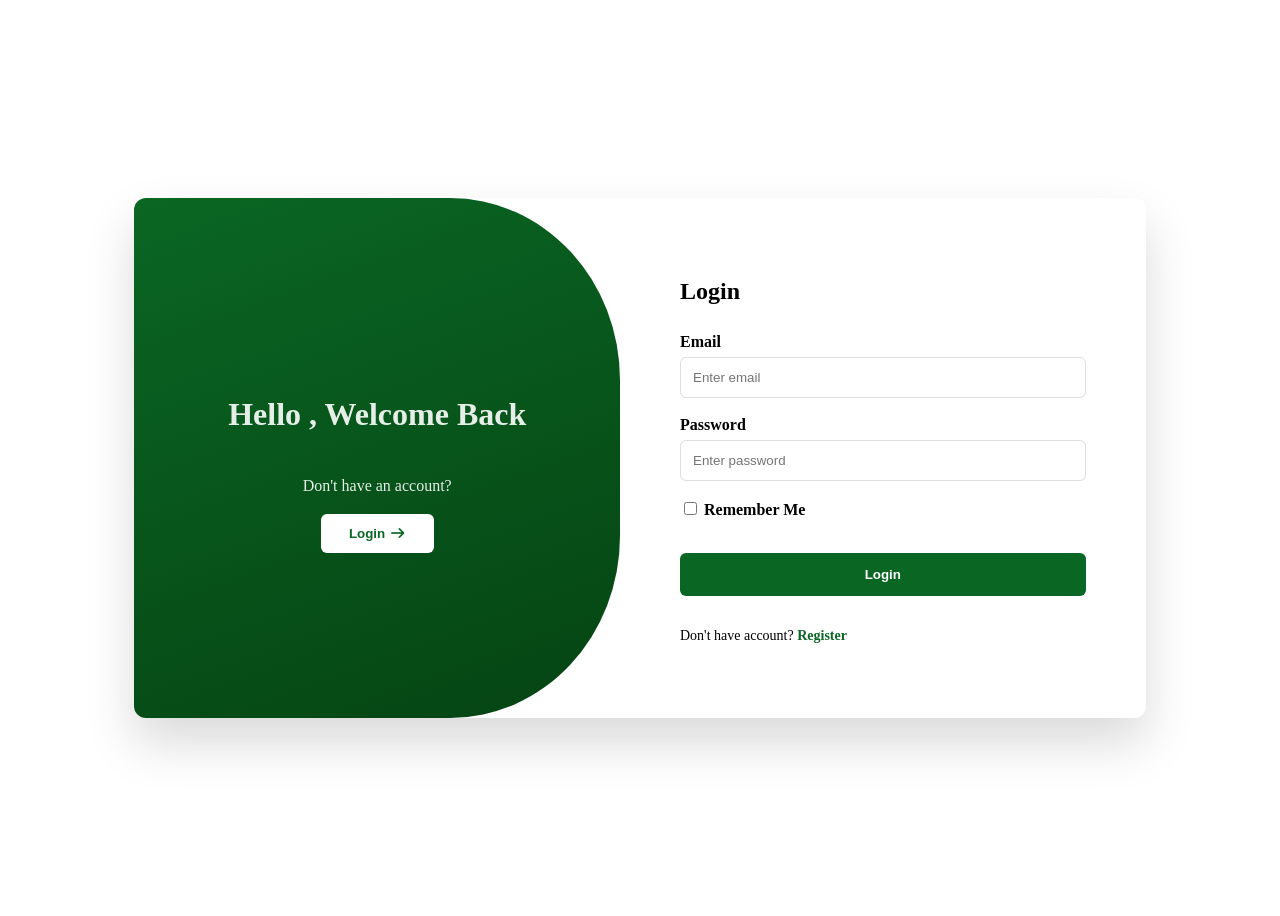
<file: login.html>
<!DOCTYPE html>
<html lang="en">

<head>
    <meta charset="UTF-8">
    <meta name="viewport" content="width=device-width, initial-scale=1.0">
    <title>Login in</title>
    <!-- Font Awesome -->
    <link rel="stylesheet" href="assets/css/all.css">
    <!-- Custom css -->
    <link rel="stylesheet" href="assets/css/style.css">
</head>

<body class="register-page">
    <section class="section-form">
        <div class="welcome-box">
            <!-- Main Title -->
            <h2>
                <p>Hello , <span id="welcomeWord">Welcome</span></p>
            </h2>
            <!-- Sub Text -->
            <p id="welcomeText">
                Don't have an account?
            </p>
            <!-- Register Button -->
            <button class="welcome-btn" id="welcomeBtn">
                Login 
                <span class="arrow" id="arrow">
                    <i class="fa-solid fa-arrow-right"></i>
                </span>
            </button>
        </div>
        <!-- Form -->
        <form id="registerForm" class="register-form">
            <h2>Login</h2>
            <!-- Email -->
            <div class="input-group">
                <label for="email">Email</label>
                <input type="email" placeholder="Enter email" id="email">
            </div>
            <!-- Password -->
            <div class="input-group">
                <label for="password">Password</label>
                <input type="password" placeholder="Enter password" id="password">
            </div>
            <div class="input-group">
                <label for="rememberMe">
                    <input type="checkbox" id="rememberMe"> Remember Me
                </label>
            </div>
            <button type="submit" class="register-btn" id="sign_in">Login</button>
            <p>
                Don't have account?
                <a href="register.html">Register</a>
            </p>
        </form>
    </section>
    <!-- Login js -->
    <script src="assets/js/login.js"></script>
</body>

</html>
</file>
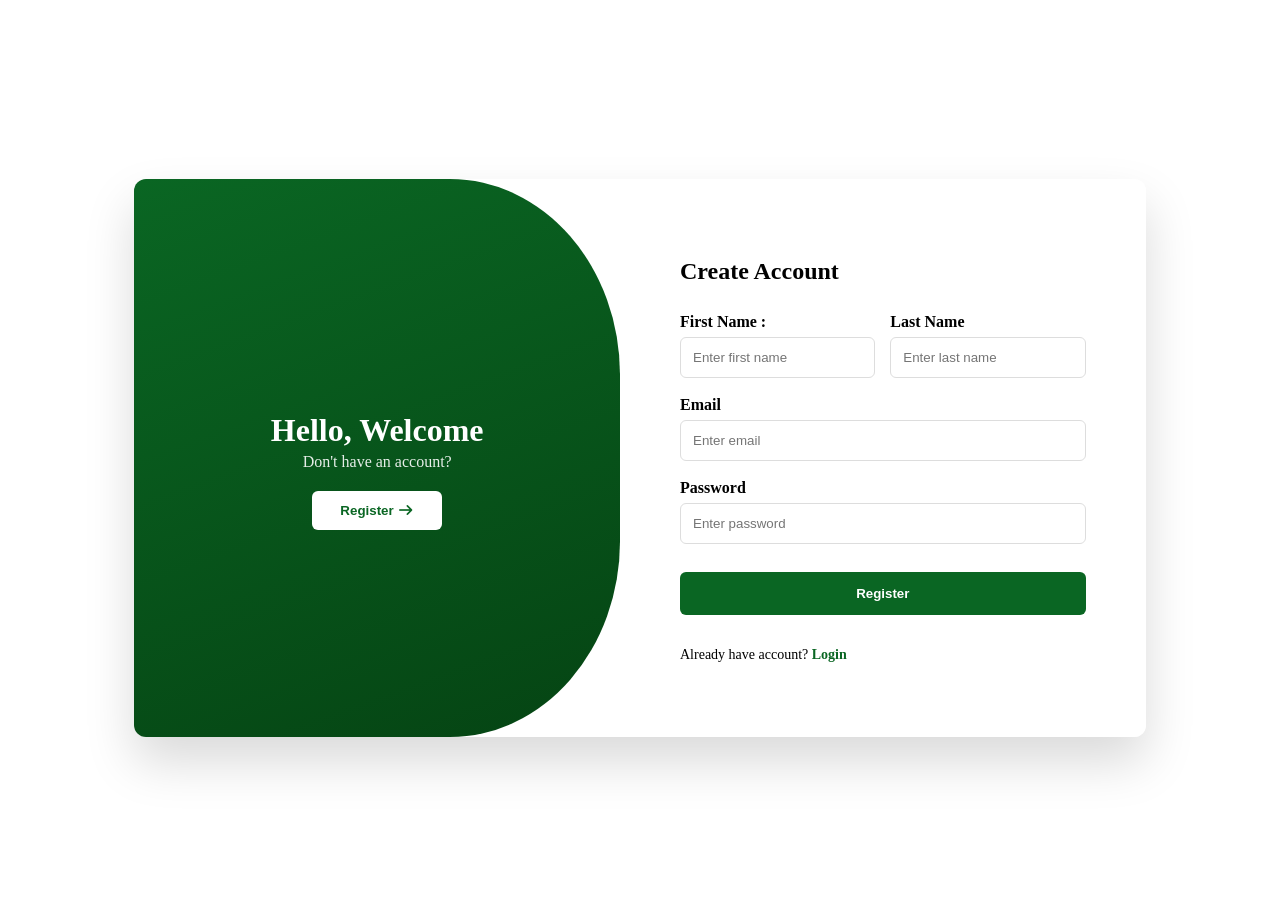
<file: register.html>
<!DOCTYPE html>
<html lang="en">

<head>
    <meta charset="UTF-8">
    <meta name="viewport" content="width=device-width, initial-scale=1.0">
    <title>Register</title>
    <!-- Font Awesome -->
    <link rel="stylesheet" href="assets/css/all.css">
    <!-- Custom css -->
    <link rel="stylesheet" href="assets/css/style.css">
</head>

<body class="register-page">
    <section class="section-form">
        <div class="welcome-box">
            <!-- Main Title -->
            <h2>Hello, <span id="welcomeWord">Welcome</span></h2>
            <!-- Sub Text -->
            <p id="welcomeText">
                Don't have an account?
            </p>
            <!-- Register Button -->
            <button class="welcome-btn" id="welcomeBtn">
                Register
                <span class="arrow" id="arrow">
                    <i class="fa-solid fa-arrow-right"></i>
                </span>
            </button>
        </div>
        <!-- Form -->
        <form id="registerForm" class="register-form">
            <h2>Create Account</h2>
            <!-- Names -->
            <div class="names">
                <div class="input-group">
                    <label for="firstName">First Name :</label>
                    <input type="text" placeholder="Enter first name" id="firstName">
                </div>
                <div class="input-group">
                    <label for="lastName">Last Name</label>
                    <input type="text" placeholder="Enter last name" id="lastName">
                </div>
            </div>
            <!-- Email -->
            <div class="input-group">
                <label for="email">Email</label>
                <input type="email" placeholder="Enter email" id="email">
            </div>
            <!-- Password -->
            <div class="input-group">
                <label for="password">Password</label>
                <input type="password" placeholder="Enter password" id="password">
            </div>
            <button type="submit" class="register-btn" id="sign_up">Register</button>
            <p>
                Already have account?
                <a href="login.html">Login</a>
            </p>
        </form>
    </section>
    <!-- Registerjs -->
    <script src="assets/js/register.js"></script>
</body>

</html>
</file>
<file: assets/css/style.css>
/* ===== Navbar =====  */
.nav-link.active {
  color: #054413;
}
.nav-link:hover {
  color: #0a6623;
}
.navbar-brand img {
  height: 3.125rem;
  width: 3.125rem;
  object-fit: cover;
}
.navbar .btns {
  margin-left: auto;
  display: flex;
  align-items: center;
}
.navbar .btns ul {
  list-style: none;
  margin: 0;
  padding: 0;
  display: flex;
  align-items: center;
  gap: 15px;
}
.navbar ul#links a {
  text-decoration: none;
  padding: 8px 18px;
  border-radius: 6px;
  font-weight: 600;
  transition: 0.3s ease;
}
.navbar ul#links li:first-child a {
  background-color: #0a6623;
  color: white;
}
.navbar ul#links li:first-child a:hover {
  background-color: #054413;
}
.navbar ul#links li:last-child a {
  border: 2px solid #0a6623;
  color: #0a6623;
}
.navbar ul#links li:last-child a:hover {
  background-color: #0a6623;
  color: white;
}
.navbar ul#user_info {
  display: none ;
  list-style: none;
}
.navbar ul#user_info  li a {
  list-style: none;
  text-decoration: none;
  font-weight: 600;
  font-family:Georgia, 'Times New Roman', Times, serif;
  color: #0a6623;
}
.dropdown-item:hover,
.dropdown-item:focus {
  background-color: #0a6623;
  color: #fff;
}
.form-control {
  box-shadow: none;
  border: 2px solid;
}
.form-control:focus {
  border-color: #0a6623;
  box-shadow: 0 0 5px rgba(10, 102, 35, 0.5);
}
.badge-aromatic {
  background-color: #e6f4ea;
  color: #0a6623;
}
.badge-medicinal {
  background-color: #e8f0fe;
  color: #1a4fd8;
}
.badge-ornamental {
  background-color: #fce8e6;
  color: #c5221f;
}
.plant-card {
  aspect-ratio: 5 / 6;
  transition: all 0.3s ease;
}
.plant-card:hover {
  border: 2px solid #0a6623;
  transform: translateY(-6px);
  box-shadow: 0 12px 25px rgba(0, 0, 0, 0.12);
}
.plant-card img {
  height: 55%;
  object-fit: cover;
}

.basket-icon {
  display: none;
  margin-right: 6px;
}

.add-to-basket.added {
  background-color: #777;
  border: none;
}

.add-to-basket.added .basket-icon {
  display: inline-block;
}

.plant-card .fa-heart {
  transition: color 0.3s ease, transform 0.3s ease;
}
.plant-card:hover .fa-heart {
  color: #dc3545;
  transform: scale(1.2);
}
/* ===== Footer ====== */
.footer-custom {
  background-color: #054413;
  color: #fff;
  font-size: 0.9rem;
  box-shadow: 0 -5px 15px rgba(0, 0, 0, 0.1);
}
.footer-custom img {
  height: 60px;
  width: 60px;
  object-fit: cover;
}
.footer-link {
  transition: all 0.3s ease;
  display: inline-block;
}
.footer-link:hover {
  color: #ffc107 !important;
  transform: translateX(5px);
}
.btn-floating:hover {
  background-color: #fff;
  color: #054413;
  border-color: #fff;
}
/* ===== Page Layout Register && Login ===== */
.register-page {
  min-height: 100vh;
  display: flex;
  justify-content: center;
  align-items: center;
}
/* ===== Container ===== */
.section-form {
  width: 80%;
  max-width: 1100px;
  display: flex;
  border-radius: 12px;
  overflow: hidden;
  box-shadow: 0 25px 50px rgba(0, 0, 0, 0.15);
}
/* ===== Welcome Box ===== */
.welcome-box {
  width: 50%;
  background: linear-gradient(160deg, #0a6623, #054413);
  color: white;
  padding: 60px 40px;
  display: flex;
  flex-direction: column;
  justify-content: center;
  align-items: center;
  border-top-right-radius: 35%;
  border-bottom-right-radius: 35%;
}
.welcome-box h2 {
  font-size: 32px;
  margin-bottom: 0;
}
.welcome-box p {
  margin-top: 0;
  line-height: 1.6;
  opacity: 0.9;
}
.welcome-btn {
  width: fit-content;
  padding: 12px 28px;
  border: none;
  border-radius: 6px;
  background: white;
  color: #0a6623;
  font-weight: bold;
  cursor: pointer;
  transition: 0.3s;
}
.welcome-btn:hover {
  transform: translateY(-3px);
}
/* ===== Form Side ===== */
.register-form {
  width: 50%;
  background: white;
  padding: 60px;
  display: flex;
  flex-direction: column;
  gap: 18px;
}
.register-form h2 {
  margin-bottom: 10px;
}
/* ===== Input Groups ===== */
.names {
  display: flex;
  gap: 15px;
}
.input-group {
  display: flex;
  flex-direction: column;
  width: 100%;
}
.input-group label {
  font-weight: 600;
  margin-bottom: 6px;
}
.input-group input {
  padding: 12px;
  border: 1px solid #ddd;
  border-radius: 6px;
  transition: 0.3s;
}
/* Focus Effect */
.input-group input:focus {
  outline: none;
  border-color: #0a6623;
  box-shadow: 0 0 6px rgba(10, 102, 35, 0.4);
}
/* ===== Register Button ===== */
.register-btn {
  margin-top: 10px;
  padding: 14px;
  border: none;
  border-radius: 6px;
  background: #0a6623;
  color: white;
  font-weight: bold;
  cursor: pointer;
  transition: 0.3s;
}
.register-btn:hover {
  background: #054413;
  transform: translateY(-2px);
}
/* ===== Login Text ===== */
.register-form p {
  font-size: 14px;
}
.register-form a {
  color: #0a6623;
  font-weight: bold;
  text-decoration: none;
}
.arrow {
  display: inline-block;
  transition: 0.4s;
}
.arrow.move {
  animation: arrowMove 0.6s infinite alternate;
}
@keyframes arrowMove {
  from { transform: translateX(0); }
  to { transform: translateX(9px); }
}
/* ==== Afer Login ==== */
.navbar ul#user_info{
  display: flex;
  font-style: italic;
}
/* Basket  */
.navbar ul#user_info  .shoping_card {
  position: relative;
}
.navbar ul#user_info  .shoping_card i{
  cursor: pointer;
  font-size: 20px;
  color: #0a6623;
}
.navbar ul#user_info  .shoping_card  .number_plants{
  position: absolute;
  width: 20px;
  height: auto;
  line-height: 20px;
  background-color: #1a4fd8;
  color: white;
  text-align: center;
  display: none;
  border-radius: 50%;
  font-size: 15px;
  top: -10px;
  right: -10px;
}
/* Slide Bar  */
.navbar ul#user_info  .shoping_card .show_plants{
  position: absolute;
  z-index: 99;
  top: 50px;
  transform: translateX(250px);
  transition: 0.3s ease;
  width: 250px;
  min-height: 700px;
  max-height: 100vh;
  overflow-y: auto;
  padding-right: 8px;
  background-color: white;
}
.navbar ul#user_info  .shoping_card .show_plants.open{
  transform: translateX(-40px);
}
/* Log out  */
.navbar ul#user_info #logout{
  display: block;
  cursor: pointer;
  color: #c5221f;
  border: #c5221f 2px solid;
  padding: 8px 18px;
  border-radius: 6px;
  font-size: 15px;
  font-weight: bold;
  text-decoration: none;
  margin-left: 20px;
  transition: background-color 0.3s ease, color 0.3s ease;
} 
.navbar ul#user_info #logout:hover{
  background-color: #c5221f;
  color: white;
}
/* ===== Basket Product Item ===== */
.plants_list {
  display: flex;
  justify-content: space-between;
  align-items: center;
  padding: 10px 10px;
  margin: 8px;
  border: 1px solid #e0e0e0;
  border-radius: 8px;
  background-color: #f9fdfb;
}
/* Left side */
.plants_list .left h5 {
  margin: 0;
  font-size: 14px;
  color: #054413;
}
/* Quantity control */
.plants_list .digital {
  display: flex;
  align-items: center;
  gap: 8px;
  margin-top: 6px;
}
.plants_list .digital button {
  width: 26px;
  height: 26px;
  border: none;
  border-radius: 4px;
  background-color: #0a6623;
  color: white;
  font-weight: bold;
  cursor: pointer;
  transition: 0.2s ease;
}
.plants_list .digital button:hover {
  background-color: #054413;
}
.plants_list .digital-numder {
  min-width: 20px;
  text-align: center;
  font-weight: bold;
  color: #0a6623;
}
/* Right side */
.plants_list .right {
  text-align: right;
}
.plants_list .right h5 {
  margin: 0;
  font-size: 13px;
  color: #777;
}
.plants_list .right p {
  margin: 4px 0 0;
  font-weight: bold;
  color: #0a6623;
}
/* All Plants */
.navbar ul#user_info  .shoping_card .show_plants a{
  text-decoration: none;
  margin: 8px;
  border: 1px solid #e0e0e0;
  border-radius: 8px;
  background-color: #f9fdfb;
  transition: 0.3s ease;
  height: 40px;
  line-height: 40px;
  font-size: 15px;
  text-align: center;
  display: block;
}
.navbar ul#user_info  .shoping_card .show_plants a:hover{
  background-color: #0a6623;
  color: white;
}
/* //////////////// */
.btn-style{
  background-color: #c5221f;
  color: white;
}
</file>
